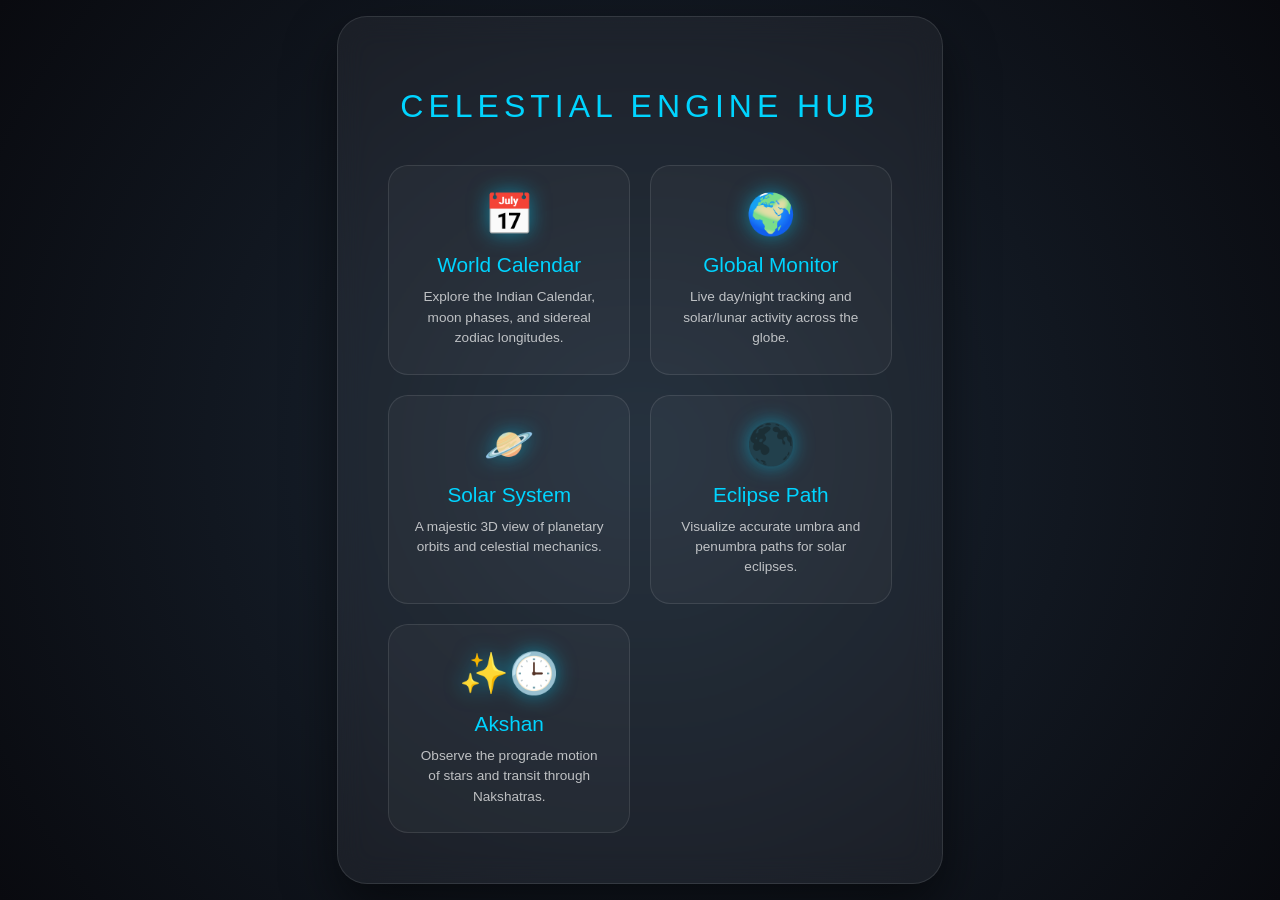
<file: templates/index.html>
<!DOCTYPE html>
<html lang="en">
<head>
<meta charset="UTF-8">
<meta name="viewport" content="width=device-width, initial-scale=1.0">
<title>Celestial Engine Hub</title>
<style>
    body {
        font-family:'Segoe UI', Roboto, sans-serif;
        background: radial-gradient(circle at center, #1b2735 0%, #090a0f 100%);
        color:white;
        display:flex;
        justify-content:center;
        align-items:center;
        height:100vh;
        margin:0;
        overflow:hidden;
    }

    .hub-container {
        text-align:center;
        background: rgba(255,255,255,0.05);
        padding:50px;
        border-radius:30px;
        backdrop-filter: blur(15px);
        border:1px solid rgba(255,255,255,0.1);
        max-width:1100px; /* Slightly widened for 5 cards */
        box-shadow:0 25px 50px rgba(0,0,0,0.5);
    }

    h1 {
        font-weight:300;
        letter-spacing:5px;
        margin-bottom:40px;
        text-transform:uppercase;
        color:#00d4ff;
    }

    .tool-grid {
        display:grid;
        grid-template-columns:repeat(auto-fit,minmax(200px,1fr));
        gap:20px;
        justify-content:center;
    }

    .tool-card {
        text-decoration:none;
        background: rgba(255,255,255,0.03);
        border:1px solid rgba(255,255,255,0.1);
        padding:25px;
        border-radius:20px;
        color:white;
        transition: all 0.3s cubic-bezier(0.4,0,0.2,1);
        display:flex;
        flex-direction:column;
        align-items:center;
    }

    .tool-card:hover {
        transform:translateY(-8px);
        background: rgba(0,212,255,0.1);
        border-color:#00d4ff;
        box-shadow:0 10px 30px rgba(0,212,255,0.3);
    }

    .tool-card h2 {
        color:#00d4ff;
        margin:15px 0 10px 0;
        font-size:1.3rem;
        font-weight:400;
    }

    .tool-card p {
        margin:0;
        font-size:0.85rem;
        opacity:0.7;
        line-height:1.5;
    }

    .icon {
        font-size:2.5rem;
        filter: drop-shadow(0 0 10px rgba(0,212,255,0.5));
    }
</style>
</head>
<body>

<div class="hub-container">
    <h1>Celestial Engine Hub</h1>
    <div class="tool-grid">

        <a href="/worldcalendar" class="tool-card">
            <span class="icon">📅</span>
            <h2>World Calendar</h2>
            <p>Explore the Indian Calendar, moon phases, and sidereal zodiac longitudes.</p>
        </a>

        <a href="/monitor" class="tool-card">
            <span class="icon">🌍</span>
            <h2>Global Monitor</h2>
            <p>Live day/night tracking and solar/lunar activity across the globe.</p>
        </a>

        <a href="/solarsystem" class="tool-card">
            <span class="icon">🪐</span>
            <h2>Solar System</h2>
            <p>A majestic 3D view of planetary orbits and celestial mechanics.</p>
        </a>

        <a href="/eclipse" class="tool-card">
            <span class="icon">🌑</span>
            <h2>Eclipse Path</h2>
            <p>Visualize accurate umbra and penumbra paths for solar eclipses.</p>
        </a>

        <a href="/akshan" class="tool-card">
            <span class="icon">✨🕒</span>
            <h2>Akshan</h2>
            <p>Observe the prograde motion of stars and transit through Nakshatras.</p>
        </a>

    </div>
</div>

</body>
</html>
</file>
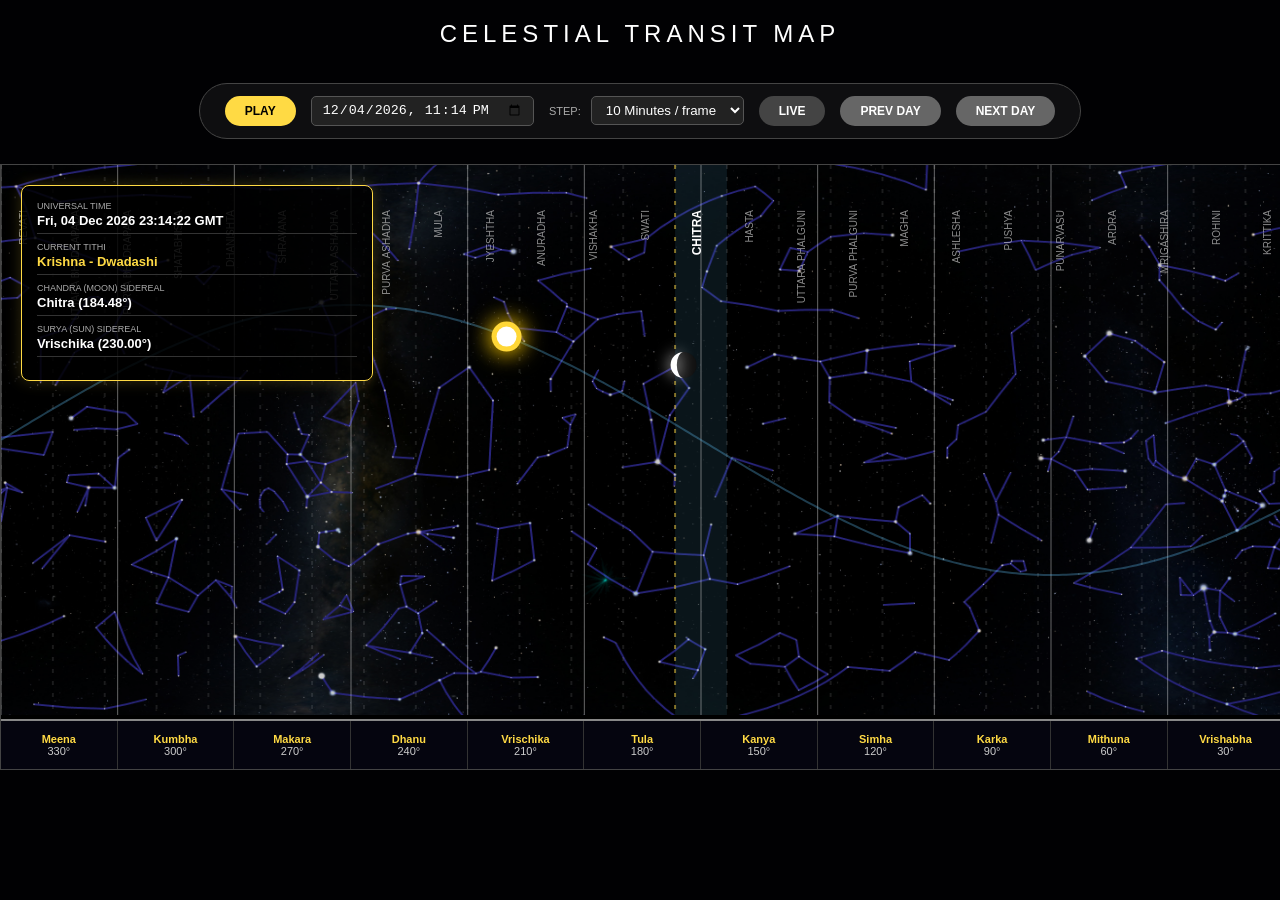
<file: templates/skbkg.html>
<!DOCTYPE html>
<html lang="en">
<head>
    <meta charset="UTF-8">
    <meta name="viewport" content="width=device-width, initial-scale=1.0">
    <title>Celestial Transit - Daily Navigation (RTL)</title>
    <style>
        body {
            margin: 0;
            background-color: #010103;
            color: white;
            font-family: 'Segoe UI', sans-serif;
            display: flex;
            flex-direction: column;
            align-items: center;
        }

        h2 { margin-top: 20px; color: #ffffff; letter-spacing: 5px; font-weight: 300; text-transform: uppercase; }

        #controls {
            margin: 15px 0;
            display: flex;
            flex-wrap: wrap;
            justify-content: center;
            align-items: center;
            gap: 15px;
            background: rgba(255, 255, 255, 0.05);
            padding: 12px 25px;
            border-radius: 50px;
            border: 1px solid #444;
            z-index: 20;
        }

        .control-group { display: flex; align-items: center; gap: 10px; }
        
        button {
            background: #ffda44;
            border: none;
            padding: 8px 20px;
            border-radius: 20px;
            font-weight: bold;
            cursor: pointer;
            color: #000;
            transition: 0.2s;
            font-size: 12px;
        }

        button:hover { background: #fff; }
        
        input[type=datetime-local], select {
            background: #222;
            border: 1px solid #555;
            color: white;
            padding: 5px 10px;
            border-radius: 5px;
            outline: none;
            cursor: pointer;
        }

        .container {
            position: relative;
            margin: 10px auto;
            border: 1px solid #444;
            background: #000;
        }

        #dashboard {
            position: absolute;
            top: 20px;
            left: 20px;
            background: rgba(0, 0, 0, 0.85);
            border: 1px solid #ffda44;
            padding: 15px;
            border-radius: 8px;
            width: 320px;
            pointer-events: none;
            box-shadow: 0 0 15px rgba(255, 218, 68, 0.2);
            z-index: 10;
        }

        .dash-item { margin-bottom: 8px; border-bottom: 1px solid #333; padding-bottom: 4px; }
        .dash-label { font-size: 9px; color: #aaa; text-transform: uppercase; display: block; }
        .dash-value { font-size: 13px; font-weight: bold; color: #fff; }
        .highlight-value { color: #ffda44; }

        .label-container {
            display: grid;
            grid-template-columns: repeat(12, 1fr);
            width: 1400px;
            background: #05050f;
            border-top: 2px solid #888;
        }

        .rashi-label {
            padding: 12px 0;
            text-align: center;
            font-size: 11px;
            border-right: 1px solid #333;
            color: #ccc;
        }

        .rashi-name { display: block; font-weight: bold; color: #ffda44; }
    </style>
</head>
<body>

    <h2>CELESTIAL TRANSIT MAP</h2>

    <div id="controls">
        <button id="toggleBtn">PLAY</button>
        <div class="control-group">
            <input type="datetime-local" id="datePicker">
        </div>
        <div class="control-group">
            <span style="font-size: 11px; color: #aaa;">STEP:</span>
            <select id="speedSelect">
                <option value="600000" selected>10 Minutes / frame</option>
                <option value="3600000">1 Hour / frame</option>
                <option value="86400000">1 Day / frame</option>
                <option value="604800000">1 Week / frame</option>
                <option value="2592000000">1 Month / frame</option>
            </select>
        </div>
        <button id="resetBtn" style="background:#444; color:white;">LIVE</button>
        <button id="prevDayBtn" style="background:#666; color:white;">PREV DAY</button>
        <button id="nextDayBtn" style="background:#666; color:white;">NEXT DAY</button>
    </div>

    <div class="container">
        <div id="dashboard">
            <div class="dash-item">
                <span class="dash-label">Universal Time</span>
                <span id="val-time" class="dash-value">-</span>
            </div>
            <div class="dash-item">
                <span class="dash-label">Current Tithi</span>
                <span id="val-tithi" class="dash-value highlight-value">-</span>
            </div>
            <div class="dash-item">
                <span class="dash-label">Chandra (Moon) Sidereal</span>
                <span id="val-moon" class="dash-value">-</span>
            </div>
            <div class="dash-item">
                <span class="dash-label">Surya (Sun) Sidereal</span>
                <span id="val-sun" class="dash-value">-</span>
            </div>
        </div>
        <canvas id="skyMap" width="1400" height="550"></canvas>
        <div class="label-container" id="labels"></div>
    </div>

    <script>
        const canvas = document.getElementById('skyMap');
        const ctx = canvas.getContext('2d');
        const labelsDiv = document.getElementById('labels');
        const datePicker = document.getElementById('datePicker');
        const speedSelect = document.getElementById('speedSelect');

        const bgImg = new Image();
        bgImg.src = '/static/test.jpg'; 
        let imgLoaded = false;
        bgImg.onload = () => { imgLoaded = true; };

        const width = 1400, height = 550;
        const nakshatraW = width / 27;
        const rashiW = width / 12;
        const NAK_SIZE = 360 / 27;
        const ONE_DAY = 86400000;

        const rashisOriginal = ["Mesha", "Vrishabha", "Mithuna", "Karka", "Simha", "Kanya", "Tula", "Vrischika", "Dhanu", "Makara", "Kumbha", "Meena"];
        const nakshatrasOriginal = ["Ashwini", "Bharani", "Krittika", "Rohini", "Mrigashira", "Ardra", "Punarvasu", "Pushya", "Ashlesha", "Magha", "Purva Phalguni", "Uttara Phalguni", "Hasta", "Chitra", "Swati", "Vishakha", "Anuradha", "Jyeshtha", "Mula", "Purva Ashadha", "Uttara Ashadha", "Shravana", "Dhanishta", "Shatabhisha", "Purva Bhadrapada", "Uttara Bhadrapada", "Revati"];
        const tithiNames = ["Pratipada", "Dwitiya", "Tritiya", "Chaturthi", "Panchami", "Shashti", "Saptami", "Ashtami", "Navami", "Dashami", "Ekadashi", "Dwadashi", "Trayodashi", "Chaturdashi", "Purnima", "Pratipada", "Dwitiya", "Tritiya", "Chaturthi", "Panchami", "Shashti", "Saptami", "Ashtami", "Navami", "Dashami", "Ekadashi", "Dwadashi", "Trayodashi", "Chaturdashi", "Amavasya"];

        const rashisDisplay = [...rashisOriginal].reverse();
        const nakshatrasDisplay = [...nakshatrasOriginal].reverse();

        let isRunning = false;
        let simTime = Date.now(); 
        let lastTimestamp = 0;
        const frameInterval = 50; 

        rashisDisplay.forEach((name, i) => {
            const div = document.createElement('div');
            div.className = 'rashi-label';
            const degree = (11 - i) * 30;
            div.innerHTML = `<span class="rashi-name">${name}</span>${degree}°`;
            labelsDiv.appendChild(div);
        });

        function degToX(deg) {
            return width - ((deg / 360) * width);
        }

        const updatePicker = (ts) => {
            const d = new Date(ts);
            d.setMinutes(d.getMinutes() - d.getTimezoneOffset());
            datePicker.value = d.toISOString().slice(0, 16);
        };
        updatePicker(simTime);

        function getCelestialData(ts) {
            const jd = (ts / 86400000) + 2440587.5;
            const d = jd - 2451545.0;
            const ayanamsa = (22.460148 + 1.396042 * (jd - 2451545) / 36525) % 360;

            let sunL = 280.466 + 0.985647 * d;
            let sunM = 357.529 + 0.985600 * d;
            let sunTrop = (sunL + 1.915 * Math.sin(sunM * Math.PI / 180)) % 360;
            let sunSid = (sunTrop - ayanamsa + 360) % 360;

            let moonL = 218.316 + 13.176396 * d;
            let moonM = 134.963 + 13.064993 * d;
            let moonTrop = (moonL + 6.289 * Math.sin(moonM * Math.PI / 180)) % 360;
            let moonSid = (moonTrop - ayanamsa + 360) % 360;

            let moonLat = 5.128 * Math.sin((93.272 + 13.229350 * d) * (Math.PI / 180)); 

            let diff = (moonTrop - sunTrop + 360) % 360;
            let tithiIndex = Math.floor(diff / 12);
            const lastNew = new Date(Date.UTC(2026, 2, 19)).getTime(); 
            const phase = ((ts - lastNew) / 86400000) % 29.53 / 29.53;

            return { 
                moonSid, sunSid, moonLat, 
                tithiName: tithiNames[tithiIndex % 30], 
                paksha: tithiIndex < 15 ? "Shukla" : "Krishna", 
                phase: phase < 0 ? phase + 1 : phase, 
                tStr: new Date(ts).toUTCString() 
            };
        }

        function drawMoon(x, y, phase) {
            const r = 13;
            ctx.save();
            ctx.fillStyle = "#111"; ctx.beginPath(); ctx.arc(x, y, r, 0, Math.PI*2); ctx.fill();
            ctx.fillStyle = "#fff"; ctx.shadowBlur = 15; ctx.shadowColor = "white";
            let s = Math.cos(phase * 2 * Math.PI);
            ctx.beginPath();
            if (phase <= 0.5) {
                ctx.arc(x, y, r, Math.PI/2, 3*Math.PI/2, true);
                ctx.ellipse(x, y, Math.abs(r * s), r, 0, 3*Math.PI/2, Math.PI/2, s < 0);
            } else {
                ctx.arc(x, y, r, Math.PI/2, 3*Math.PI/2, false);
                ctx.ellipse(x, y, Math.abs(r * s), r, 0, 3*Math.PI/2, Math.PI/2, s > 0);
            }
            ctx.fill(); ctx.restore();
        }

        function drawSun(x, y) {
            ctx.save();
            ctx.shadowBlur = 25; ctx.shadowColor = "#ffcc00";
            ctx.fillStyle = "#ffda44";
            ctx.beginPath(); ctx.arc(x, y, 15, 0, Math.PI*2); ctx.fill();
            ctx.fillStyle = "#ffffff";
            ctx.beginPath(); ctx.arc(x, y, 10, 0, Math.PI*2); ctx.fill();
            ctx.restore();
        }

        function animate(timestamp) {
            if (isRunning && timestamp - lastTimestamp > frameInterval) {
                simTime += parseInt(speedSelect.value);
                updatePicker(simTime);
                lastTimestamp = timestamp;
            }

            ctx.clearRect(0, 0, width, height);

            if (imgLoaded) {
                ctx.drawImage(bgImg, 0, 0, width, height);
            }

            const data = getCelestialData(simTime);
            const moonNIdx = Math.floor(data.moonSid / NAK_SIZE);
            const moonNIdxDisplay = 26 - moonNIdx; 

            document.getElementById('val-time').innerText = data.tStr;
            document.getElementById('val-tithi').innerText = `${data.paksha} - ${data.tithiName}`;
            document.getElementById('val-moon').innerText = `${nakshatrasOriginal[moonNIdx]} (${data.moonSid.toFixed(2)}°)`;
            document.getElementById('val-sun').innerText = `${rashisOriginal[Math.floor(data.sunSid/30)]} (${data.sunSid.toFixed(2)}°)`;

            ctx.fillStyle = "rgba(0, 0, 0, 0.2)";
            ctx.fillRect(0,0, width, height);

            ctx.fillStyle = "rgba(100, 200, 255, 0.1)";
            ctx.fillRect(moonNIdxDisplay * nakshatraW, 0, nakshatraW, height);

            nakshatrasDisplay.forEach((name, j) => {
                const nx = j * nakshatraW;
                const active = (j === moonNIdxDisplay);
                ctx.setLineDash([4, 8]); 
                ctx.strokeStyle = active ? "rgba(255, 218, 68, 0.5)" : "rgba(255, 255, 255, 0.1)";
                ctx.beginPath(); ctx.moveTo(nx, 0); ctx.lineTo(nx, height); ctx.stroke();
                
                ctx.save();
                ctx.translate(nx + (nakshatraW / 2), 45); ctx.rotate(-Math.PI / 2);
                ctx.textAlign = "right";
                ctx.fillStyle = active ? "#ffffff" : "rgba(200, 200, 200, 0.7)";
                ctx.font = active ? "bold 12px sans-serif" : "10px sans-serif";
                ctx.fillText(name.toUpperCase(), 0, 0); ctx.restore();
            });

            ctx.setLineDash([]);
            for (let i = 0; i <= 12; i++) {
                ctx.strokeStyle = "rgba(255, 255, 255, 0.4)"; ctx.lineWidth = 1;
                ctx.beginPath(); ctx.moveTo(i * rashiW, 0); ctx.lineTo(i * rashiW, height); ctx.stroke();
            }

            ctx.strokeStyle = "rgba(100, 200, 255, 0.3)"; ctx.lineWidth = 2; ctx.beginPath();
            for (let d = 0; d <= 360; d++) {
                const x = degToX(d);
                const y = 275 + Math.sin((d/360)*Math.PI*2)*135;
                d === 0 ? ctx.moveTo(x, y) : ctx.lineTo(x, y);
            }
            ctx.stroke();

            const sx = degToX(data.sunSid);
            const sy = 275 + Math.sin((data.sunSid/360)*Math.PI*2)*135;
            drawSun(sx, sy);

            const mx = degToX(data.moonSid);
            const my = 275 + Math.sin((data.moonSid/360)*Math.PI*2)*135 + (data.moonLat * 15);
            drawMoon(mx, my, data.phase);

            requestAnimationFrame(animate);
        }

        // --- BUTTON HANDLERS ---

        document.getElementById('toggleBtn').onclick = (e) => {
            isRunning = !isRunning;
            e.target.innerText = isRunning ? "PAUSE" : "PLAY";
        };

        datePicker.onchange = (e) => {
            isRunning = false;
            document.getElementById('toggleBtn').innerText = "PLAY";
            simTime = new Date(e.target.value).getTime();
        };

        document.getElementById('resetBtn').onclick = () => {
            simTime = Date.now(); isRunning = false;
            document.getElementById('toggleBtn').innerText = "PLAY";
            updatePicker(simTime);
        };

        // NEW NAVIGATION LOGIC
        document.getElementById('prevDayBtn').onclick = () => {
            simTime -= ONE_DAY;
            updatePicker(simTime);
        };

        document.getElementById('nextDayBtn').onclick = () => {
            simTime += ONE_DAY;
            updatePicker(simTime);
        };

        requestAnimationFrame(animate);
    </script>
</body>
</html>
</file>
